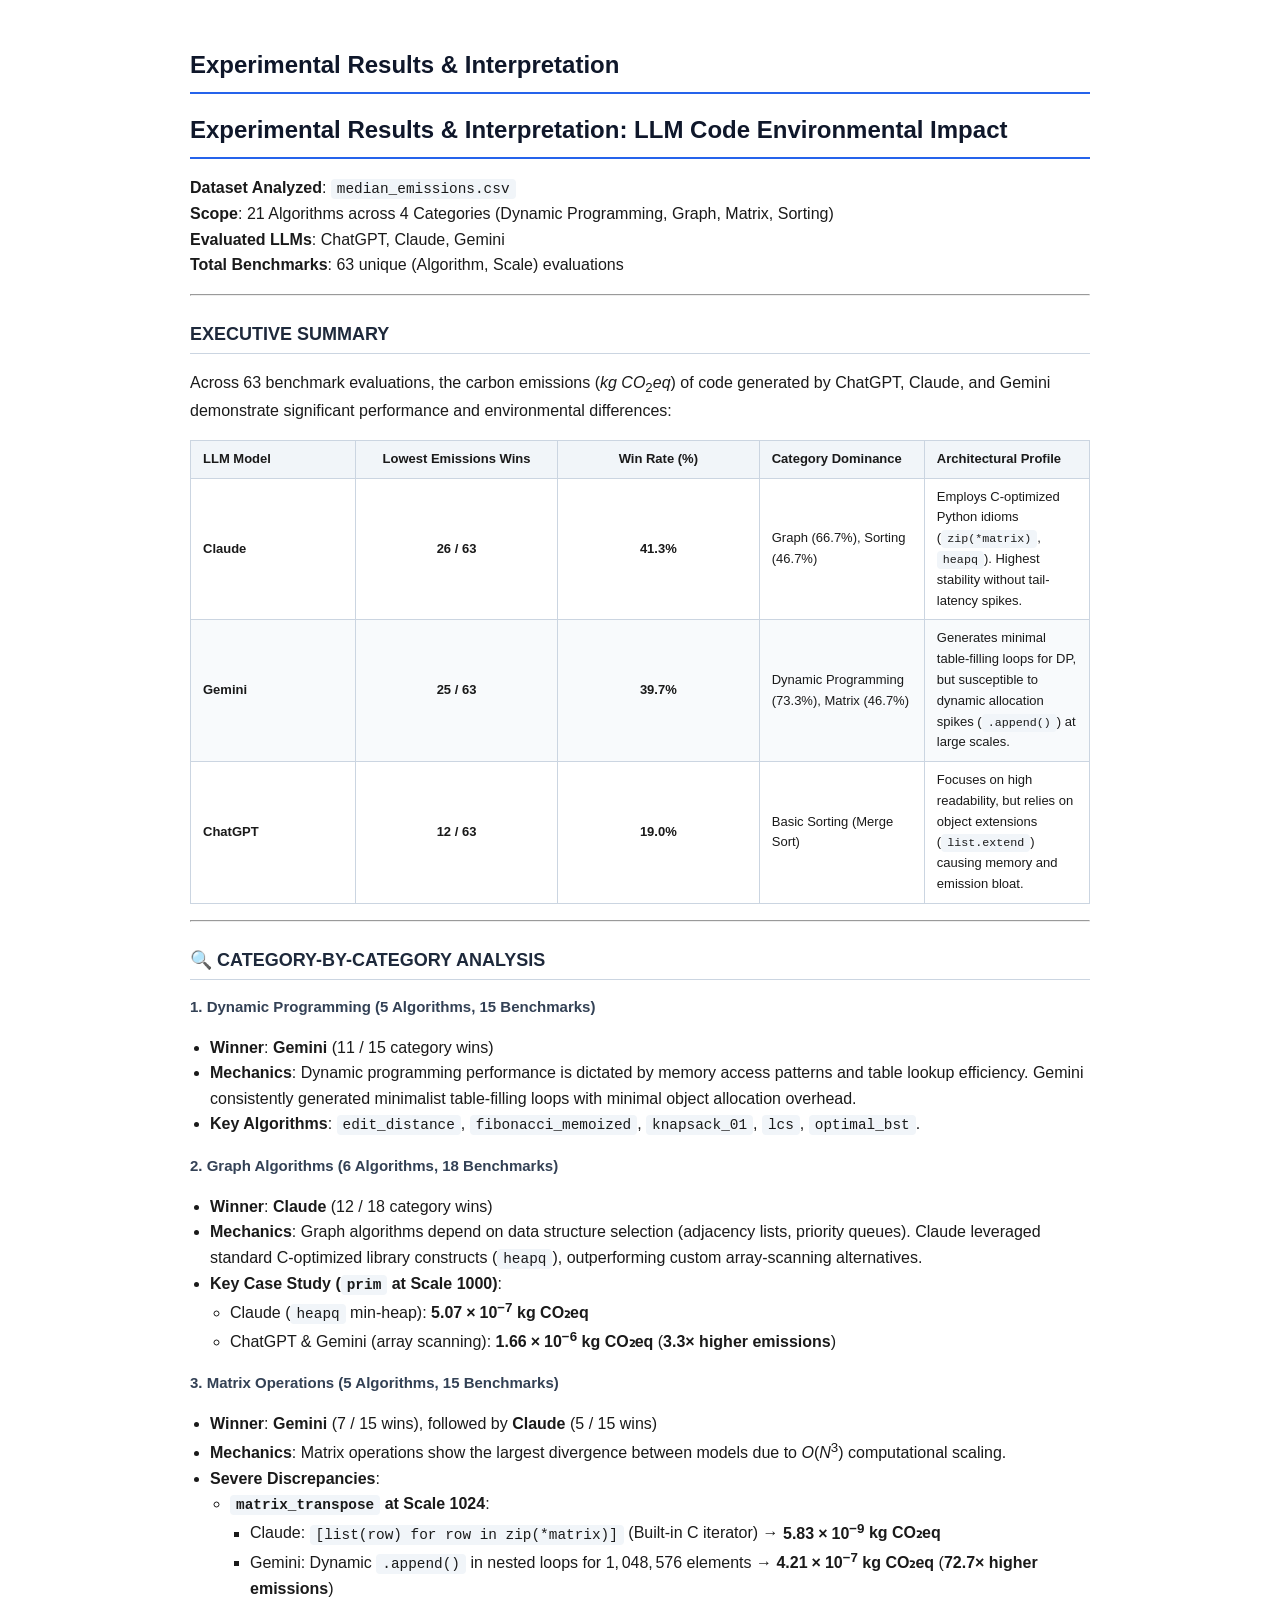
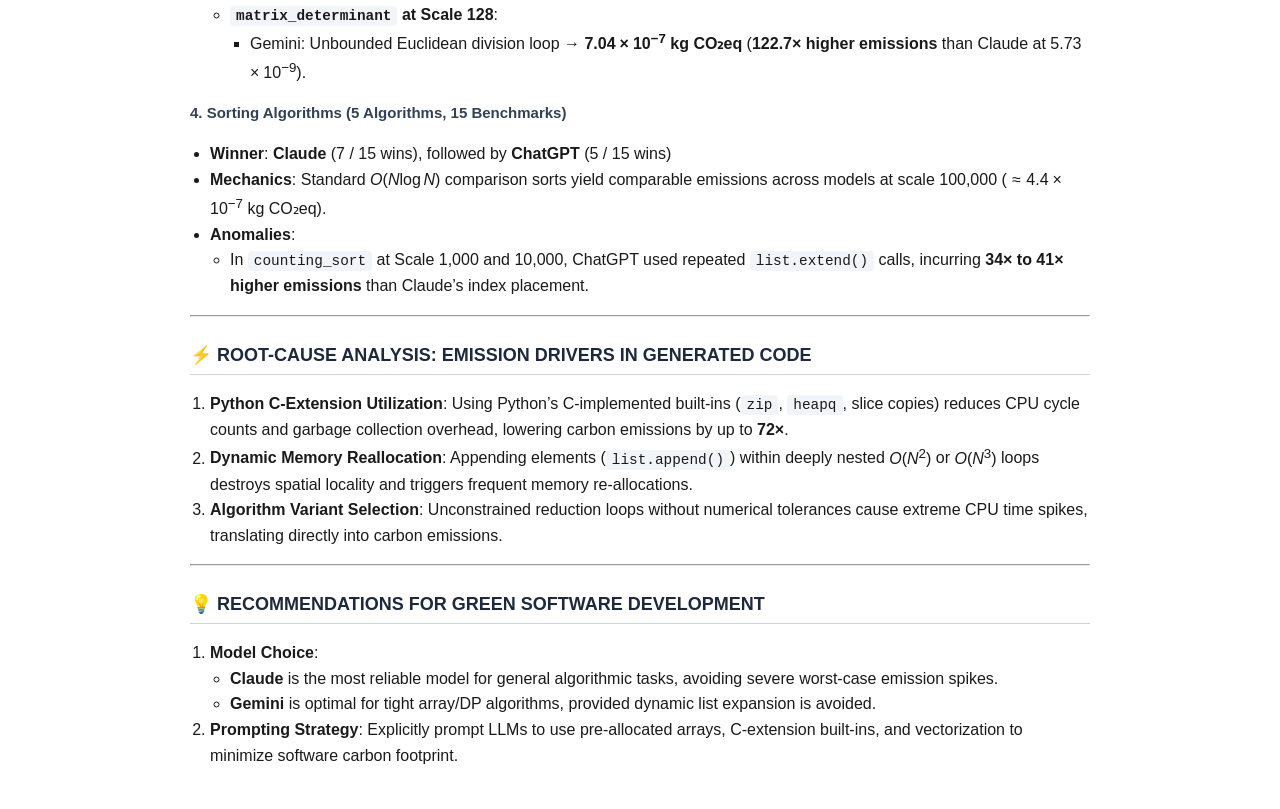
<file: experimental_results_interpretation.html>
<!DOCTYPE html>
<html xmlns="http://www.w3.org/1999/xhtml">
<head>
  <meta charset="utf-8" />
  <meta name="generator" content="pandoc" />
  <meta name="viewport" content="width=device-width, initial-scale=1.0, user-scalable=yes" />
  <title>Experimental Results &amp; Interpretation</title>
  <style>
    /* Default styles provided by pandoc.
    ** See https://pandoc.org/MANUAL.html#variables-for-html for config info.
    */
    span.smallcaps{font-variant: small-caps;}
    div.columns{display: flex; gap: min(4vw, 1.5em);}
    div.column{flex: auto; overflow-x: auto;}
    div.hanging-indent{margin-left: 1.5em; text-indent: -1.5em;}
    /* The extra [class] is a hack that increases specificity enough to
       override a similar rule in reveal.js */
    ul.task-list[class]{list-style: none;}
    ul.task-list li input[type="checkbox"] {
      font-size: inherit;
      width: 0.8em;
      margin: 0 0.8em 0.2em -1.6em;
      vertical-align: middle;
    }
    .display.math{display: block; text-align: center; margin: 0.5rem auto;}
  </style>
  <link rel="stylesheet" href="style.css" />
</head>
<body>
<header id="title-block-header">
<h1 class="title">Experimental Results &amp; Interpretation</h1>
</header>
<h1
id="experimental-results-interpretation-llm-code-environmental-impact">Experimental
Results &amp; Interpretation: LLM Code Environmental Impact</h1>
<p><strong>Dataset Analyzed</strong>:
<code>median_emissions.csv</code><br />
<strong>Scope</strong>: 21 Algorithms across 4 Categories (Dynamic
Programming, Graph, Matrix, Sorting)<br />
<strong>Evaluated LLMs</strong>: ChatGPT, Claude, Gemini<br />
<strong>Total Benchmarks</strong>: 63 unique (Algorithm, Scale)
evaluations</p>
<hr />
<h2 id="executive-summary">EXECUTIVE SUMMARY</h2>
<p>Across 63 benchmark evaluations, the carbon emissions (<span
class="math inline"><em>k</em><em>g</em> <em>C</em><em>O</em><sub>2</sub><em>e</em><em>q</em></span>)
of code generated by ChatGPT, Claude, and Gemini demonstrate significant
performance and environmental differences:</p>
<table>
<colgroup>
<col style="width: 18%" />
<col style="width: 22%" />
<col style="width: 22%" />
<col style="width: 18%" />
<col style="width: 18%" />
</colgroup>
<thead>
<tr>
<th style="text-align: left;">LLM Model</th>
<th style="text-align: center;">Lowest Emissions Wins</th>
<th style="text-align: center;">Win Rate (%)</th>
<th style="text-align: left;">Category Dominance</th>
<th style="text-align: left;">Architectural Profile</th>
</tr>
</thead>
<tbody>
<tr>
<td style="text-align: left;"><strong>Claude</strong></td>
<td style="text-align: center;"><strong>26 / 63</strong></td>
<td style="text-align: center;"><strong>41.3%</strong></td>
<td style="text-align: left;">Graph (66.7%), Sorting (46.7%)</td>
<td style="text-align: left;">Employs C-optimized Python idioms
(<code>zip(*matrix)</code>, <code>heapq</code>). Highest stability
without tail-latency spikes.</td>
</tr>
<tr>
<td style="text-align: left;"><strong>Gemini</strong></td>
<td style="text-align: center;"><strong>25 / 63</strong></td>
<td style="text-align: center;"><strong>39.7%</strong></td>
<td style="text-align: left;">Dynamic Programming (73.3%), Matrix
(46.7%)</td>
<td style="text-align: left;">Generates minimal table-filling loops for
DP, but susceptible to dynamic allocation spikes
(<code>.append()</code>) at large scales.</td>
</tr>
<tr>
<td style="text-align: left;"><strong>ChatGPT</strong></td>
<td style="text-align: center;"><strong>12 / 63</strong></td>
<td style="text-align: center;"><strong>19.0%</strong></td>
<td style="text-align: left;">Basic Sorting (Merge Sort)</td>
<td style="text-align: left;">Focuses on high readability, but relies on
object extensions (<code>list.extend</code>) causing memory and emission
bloat.</td>
</tr>
</tbody>
</table>
<hr />
<h2 id="category-by-category-analysis">🔍 CATEGORY-BY-CATEGORY
ANALYSIS</h2>
<h3 id="dynamic-programming-5-algorithms-15-benchmarks">1. Dynamic
Programming (5 Algorithms, 15 Benchmarks)</h3>
<ul>
<li><strong>Winner</strong>: <strong>Gemini</strong> (11 / 15 category
wins)</li>
<li><strong>Mechanics</strong>: Dynamic programming performance is
dictated by memory access patterns and table lookup efficiency. Gemini
consistently generated minimalist table-filling loops with minimal
object allocation overhead.</li>
<li><strong>Key Algorithms</strong>: <code>edit_distance</code>,
<code>fibonacci_memoized</code>, <code>knapsack_01</code>,
<code>lcs</code>, <code>optimal_bst</code>.</li>
</ul>
<h3 id="graph-algorithms-6-algorithms-18-benchmarks">2. Graph Algorithms
(6 Algorithms, 18 Benchmarks)</h3>
<ul>
<li><strong>Winner</strong>: <strong>Claude</strong> (12 / 18 category
wins)</li>
<li><strong>Mechanics</strong>: Graph algorithms depend on data
structure selection (adjacency lists, priority queues). Claude leveraged
standard C-optimized library constructs (<code>heapq</code>),
outperforming custom array-scanning alternatives.</li>
<li><strong>Key Case Study (<code>prim</code> at Scale 1000)</strong>:
<ul>
<li>Claude (<code>heapq</code> min-heap): <strong><span
class="math inline">5.07 × 10<sup>−7</sup></span> kg CO₂eq</strong></li>
<li>ChatGPT &amp; Gemini (array scanning): <strong><span
class="math inline">1.66 × 10<sup>−6</sup></span> kg CO₂eq</strong>
(<strong>3.3× higher emissions</strong>)</li>
</ul></li>
</ul>
<h3 id="matrix-operations-5-algorithms-15-benchmarks">3. Matrix
Operations (5 Algorithms, 15 Benchmarks)</h3>
<ul>
<li><strong>Winner</strong>: <strong>Gemini</strong> (7 / 15 wins),
followed by <strong>Claude</strong> (5 / 15 wins)</li>
<li><strong>Mechanics</strong>: Matrix operations show the largest
divergence between models due to <span
class="math inline"><em>O</em>(<em>N</em><sup>3</sup>)</span>
computational scaling.</li>
<li><strong>Severe Discrepancies</strong>:
<ul>
<li><strong><code>matrix_transpose</code> at Scale 1024</strong>:
<ul>
<li>Claude: <code>[list(row) for row in zip(*matrix)]</code> (Built-in C
iterator) <span class="math inline">→</span> <strong><span
class="math inline">5.83 × 10<sup>−9</sup></span> kg CO₂eq</strong></li>
<li>Gemini: Dynamic <code>.append()</code> in nested loops for <span
class="math inline">1, 048, 576</span> elements <span
class="math inline">→</span> <strong><span
class="math inline">4.21 × 10<sup>−7</sup></span> kg CO₂eq</strong>
(<strong>72.7× higher emissions</strong>)</li>
</ul></li>
<li><strong><code>matrix_determinant</code> at Scale 128</strong>:
<ul>
<li>Gemini: Unbounded Euclidean division loop <span
class="math inline">→</span> <strong><span
class="math inline">7.04 × 10<sup>−7</sup></span> kg CO₂eq</strong>
(<strong>122.7× higher emissions</strong> than Claude at <span
class="math inline">5.73 × 10<sup>−9</sup></span>).</li>
</ul></li>
</ul></li>
</ul>
<h3 id="sorting-algorithms-5-algorithms-15-benchmarks">4. Sorting
Algorithms (5 Algorithms, 15 Benchmarks)</h3>
<ul>
<li><strong>Winner</strong>: <strong>Claude</strong> (7 / 15 wins),
followed by <strong>ChatGPT</strong> (5 / 15 wins)</li>
<li><strong>Mechanics</strong>: Standard <span
class="math inline"><em>O</em>(<em>N</em>log <em>N</em>)</span>
comparison sorts yield comparable emissions across models at scale
100,000 (<span class="math inline"> ≈ 4.4 × 10<sup>−7</sup></span> kg
CO₂eq).</li>
<li><strong>Anomalies</strong>:
<ul>
<li>In <code>counting_sort</code> at Scale 1,000 and 10,000, ChatGPT
used repeated <code>list.extend()</code> calls, incurring <strong>34× to
41× higher emissions</strong> than Claude’s index placement.</li>
</ul></li>
</ul>
<hr />
<h2 id="root-cause-analysis-emission-drivers-in-generated-code">⚡
ROOT-CAUSE ANALYSIS: EMISSION DRIVERS IN GENERATED CODE</h2>
<ol type="1">
<li><strong>Python C-Extension Utilization</strong>: Using Python’s
C-implemented built-ins (<code>zip</code>, <code>heapq</code>, slice
copies) reduces CPU cycle counts and garbage collection overhead,
lowering carbon emissions by up to <strong>72×</strong>.</li>
<li><strong>Dynamic Memory Reallocation</strong>: Appending elements
(<code>list.append()</code>) within deeply nested <span
class="math inline"><em>O</em>(<em>N</em><sup>2</sup>)</span> or <span
class="math inline"><em>O</em>(<em>N</em><sup>3</sup>)</span> loops
destroys spatial locality and triggers frequent memory
re-allocations.</li>
<li><strong>Algorithm Variant Selection</strong>: Unconstrained
reduction loops without numerical tolerances cause extreme CPU time
spikes, translating directly into carbon emissions.</li>
</ol>
<hr />
<h2 id="recommendations-for-green-software-development">💡
RECOMMENDATIONS FOR GREEN SOFTWARE DEVELOPMENT</h2>
<ol type="1">
<li><strong>Model Choice</strong>:
<ul>
<li><strong>Claude</strong> is the most reliable model for general
algorithmic tasks, avoiding severe worst-case emission spikes.</li>
<li><strong>Gemini</strong> is optimal for tight array/DP algorithms,
provided dynamic list expansion is avoided.</li>
</ul></li>
<li><strong>Prompting Strategy</strong>: Explicitly prompt LLMs to use
pre-allocated arrays, C-extension built-ins, and vectorization to
minimize software carbon footprint.</li>
</ol>
</body>
</html>
</file>
<file: style.css>
body {
    font-family: 'Segoe UI', Arial, sans-serif;
    line-height: 1.6;
    color: #1a1a1a;
    max-width: 900px;
    margin: 0 auto;
    padding: 30px;
}
h1 {
    color: #0f172a;
    border-bottom: 2px solid #2563eb;
    padding-bottom: 8px;
    font-size: 24px;
}
h2 {
    color: #1e293b;
    margin-top: 24px;
    border-bottom: 1px solid #cbd5e1;
    padding-bottom: 4px;
    font-size: 18px;
}
h3 {
    color: #334155;
    font-size: 15px;
}
table {
    width: 100%;
    border-collapse: collapse;
    margin: 16px 0;
    font-size: 13px;
}
th, td {
    border: 1px solid #cbd5e1;
    padding: 8px 12px;
    text-align: left;
}
th {
    background-color: #f1f5f9;
    font-weight: 600;
}
tr:nth-child(even) {
    background-color: #f8fafc;
}
ul, ol {
    padding-left: 20px;
}
blockquote {
    border-left: 4px solid #2563eb;
    margin: 0;
    padding-left: 12px;
    color: #475569;
    background-color: #f8fafc;
}
code {
    background-color: #f1f5f9;
    padding: 2px 6px;
    border-radius: 4px;
    font-family: Consolas, monospace;
    font-size: 0.9em;
}
</file>
